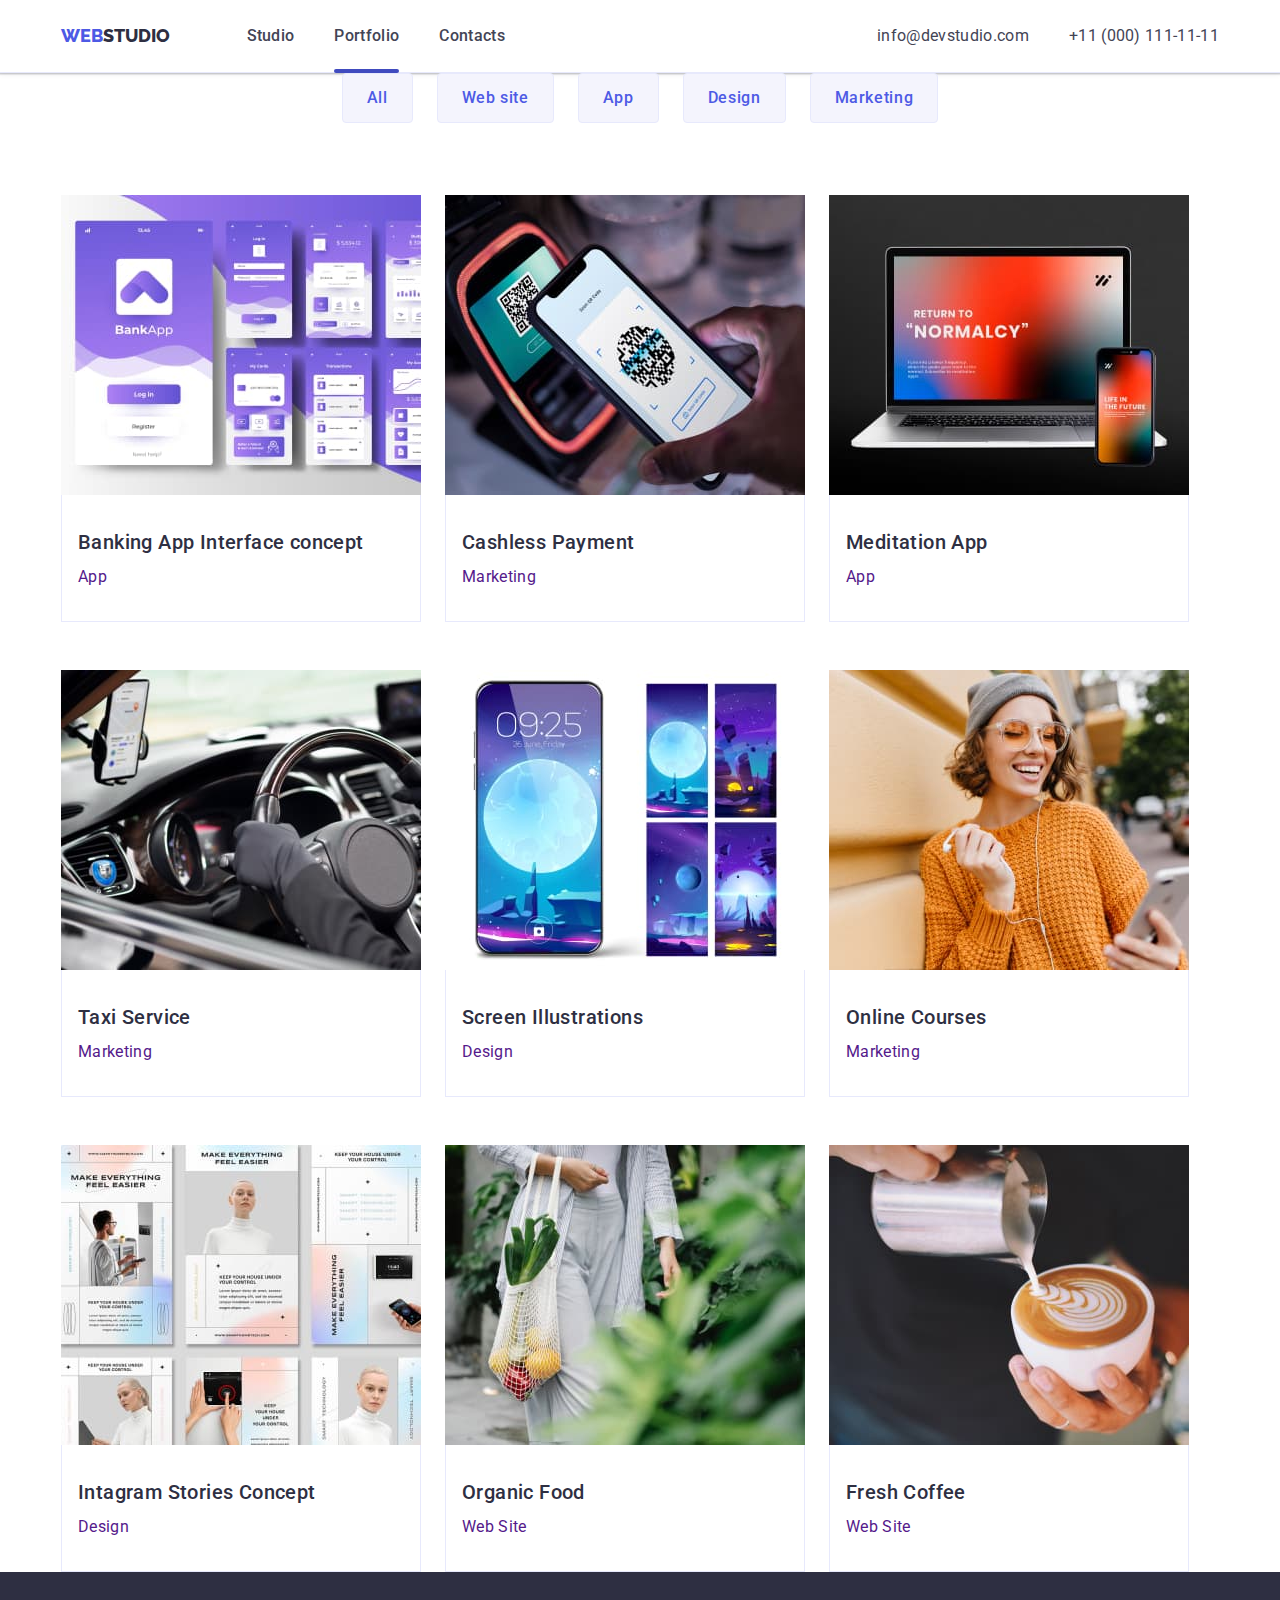
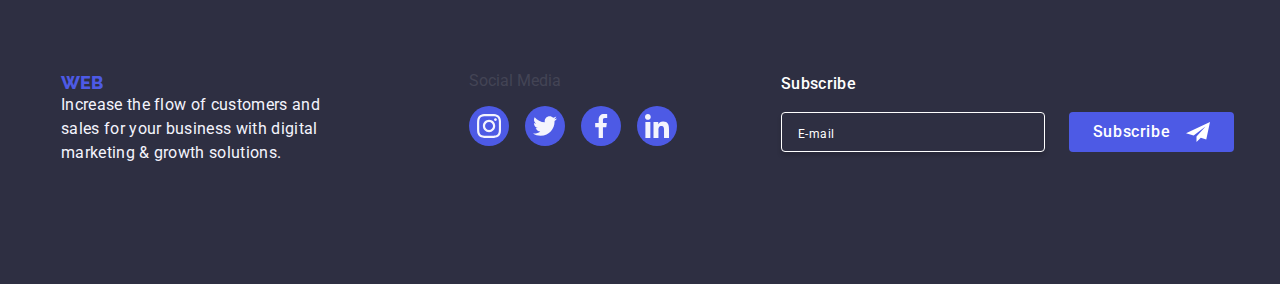
<file: portfolio.html>
<!DOCTYPE html>
<html lang="en">
  <head>
    <meta charset="UTF-8" />
    <meta name="viewport" content="width=device-width, initial-scale=1.0" />
    <title>Portfolio</title>
    <link
      rel="stylesheet"
      href="https://cdnjs.cloudflare.com/ajax/libs/modern-normalize/1.0.0/modern-normalize.min.css"
    />
    <link rel="preconnect" href="https://fonts.googleapis.com" />
    <link rel="preconnect" href="https://fonts.gstatic.com" crossorigin />
    <link
      href="https://fonts.googleapis.com/css2?family=Noto+Serif&family=Raleway:wght@800&family=Roboto:wght@400;500;700;900&display=swap"
      rel="stylesheet"
    />
    <link href="css/styles.css" rel="stylesheet" />
  </head>
  <body>
    <header class="header-line">
      <div class="container top-line">
        <nav class="navigation">
          <a href="./index.html" class="logo no-link"
            ><span class="web-logo">Web</span><span>Studio</span></a
          >
          <ul class="list">
            <li><a href="./index.html" class="menu-nav no-link">Studio</a></li>
            <li>
              <a href="./portfolio.html" class="menu-nav no-link current-link"
                >Portfolio</a
              >
            </li>
            <li><a href="#" class="menu-nav no-link">Contacts</a></li>
          </ul>
        </nav>
        <address>
          <ul class="list">
            <li>
              <a class="contact-links no-link" href="mailto:info@devstudio.com">
                info@devstudio.com</a
              >
            </li>
            <li>
              <a class="contact-links no-link" href="tel:+11(000)111-11-11"
                >+11 (000) 111-11-11</a
              >
            </li>
          </ul>
        </address>
      </div>
    </header>
    <main>
      <section>
        <div class="container">
          <ul class="filters">
            <li><button type="button" class="menu-buttons">All</button></li>
            <li>
              <button type="button" class="menu-buttons">Web site</button>
            </li>
            <li><button type="button" class="menu-buttons">App</button></li>
            <li><button type="button" class="menu-buttons">Design</button></li>
            <li>
              <button type="button" class="menu-buttons">Marketing</button>
            </li>
          </ul>

          <ul class="list-project">
            <li>
              <a href="" class="project-card">
                <div class="project-image">
                  <img
                    src="images/portfolio/banking-app.jpg"
                    alt="Interface concept of banking app with light purlple and white colours"
                    width="360"
                    height="300"
                  />
                  <div class="overlay-project">
                    <p>
                      14 Stylish and User-Friendly App Design Concepts · Task
                      Manager App · Calorie Tracker App · Exotic Fruit Ecommerce
                      App · Cloud Storage App
                    </p>
                  </div>
                </div>
                <div class="project-description">
                  <h3 class="projects-name">Banking App Interface concept</h3>
                  <p class="projects-type">App</p>
                </div>
              </a>
            </li>
            <li>
              <a href="" class="project-card">
                <div class="project-image">
                  <img
                    src="images/portfolio/cashless-payment.jpg"
                    alt="Phone with the option of paying by phone"
                    width="360"
                    height="300"
                  />
                  <div class="overlay-project">
                    <p>
                      14 Stylish and User-Friendly App Design Concepts · Task
                      Manager App · Calorie Tracker App · Exotic Fruit Ecommerce
                      App · Cloud Storage App
                    </p>
                  </div>
                </div>
                <div class="project-description">
                  <h3 class="projects-name">Cashless Payment</h3>
                  <p class="projects-type">Marketing</p>
                </div>
              </a>
            </li>
            <li>
              <a href="" class="project-card">
                <div class="project-image">
                  <img
                    src="images/portfolio/medication-app.jpg"
                    alt="A laptop with a new meditation app"
                    width="360"
                    height="300"
                  />
                  <div class="overlay-project">
                    <p>
                      14 Stylish and User-Friendly App Design Concepts · Task
                      Manager App · Calorie Tracker App · Exotic Fruit Ecommerce
                      App · Cloud Storage App
                    </p>
                  </div>
                </div>
                <div class="project-description">
                  <h3 class="projects-name">Meditation App</h3>
                  <p class="projects-type">App</p>
                </div>
              </a>
            </li>
            <li>
              <a href="" class="project-card">
                <div class="project-image">
                  <img
                    src="images/portfolio/taxi-service.jpg"
                    alt="Photo of the car with gps app open"
                    width="360"
                    height="300"
                  />
                  <div class="overlay-project">
                    <p>
                      14 Stylish and User-Friendly App Design Concepts · Task
                      Manager App · Calorie Tracker App · Exotic Fruit Ecommerce
                      App · Cloud Storage App
                    </p>
                  </div>
                </div>
                <div class="project-description">
                  <h3 class="projects-name">Taxi Service</h3>
                  <p class="projects-type">Marketing</p>
                </div>
              </a>
            </li>
            <li>
              <a href="" class="project-card">
                <div class="project-image">
                  <img
                    src="images/portfolio/screen.jpg"
                    alt="Phone with four difrent screen shots"
                    width="360"
                    height="300"
                  />
                  <div class="overlay-project">
                    <p>
                      14 Stylish and User-Friendly App Design Concepts · Task
                      Manager App · Calorie Tracker App · Exotic Fruit Ecommerce
                      App · Cloud Storage App
                    </p>
                  </div>
                </div>
                <div class="project-description">
                  <h3 class="projects-name">Screen Illustrations</h3>
                  <p class="projects-type">Design</p>
                </div>
              </a>
            </li>
            <li>
              <a href="" class="project-card">
                <div class="project-image">
                  <img
                    src="images/portfolio/courses.jpg"
                    alt="Young woman with orange sweater and phone"
                    width="360"
                    height="300"
                  />
                  <div class="overlay-project">
                    <p>
                      14 Stylish and User-Friendly App Design Concepts · Task
                      Manager App · Calorie Tracker App · Exotic Fruit Ecommerce
                      App · Cloud Storage App
                    </p>
                  </div>
                </div>
                <div class="project-description">
                  <h3 class="projects-name">Online Courses</h3>
                  <p class="projects-type">Marketing</p>
                </div>
              </a>
            </li>
            <li>
              <a href="" class="project-card">
                <div class="project-image">
                  <img
                    src="images/portfolio/instagram-stories.jpg"
                    alt="Instagram stories concept, project of this page"
                    width="360"
                    height="300"
                  />
                  <div class="overlay-project">
                    <p>
                      14 Stylish and User-Friendly App Design Concepts · Task
                      Manager App · Calorie Tracker App · Exotic Fruit Ecommerce
                      App · Cloud Storage App
                    </p>
                  </div>
                </div>
                <div class="project-description">
                  <h3 class="projects-name">Intagram Stories Concept</h3>
                  <p class="projects-type">Design</p>
                </div>
              </a>
            </li>
            <li>
              <a href="" class="project-card">
                <div class="project-image">
                  <img
                    src="images/portfolio/organic-food.jpg"
                    alt="Woman with a bag full of organic food"
                    width="360"
                    height="300"
                  />
                  <div class="overlay-project">
                    <p>
                      14 Stylish and User-Friendly App Design Concepts · Task
                      Manager App · Calorie Tracker App · Exotic Fruit Ecommerce
                      App · Cloud Storage App
                    </p>
                  </div>
                </div>
                <div class="project-description">
                  <h3 class="projects-name">Organic Food</h3>
                  <p class="projects-type">Web Site</p>
                </div>
              </a>
            </li>
            <li>
              <a href="" class="project-card">
                <div class="project-image">
                  <img
                    src="images/portfolio/fresh-coffee.jpg"
                    alt="A fresh cappuccino with rosette pattern"
                    width="360"
                    height="300"
                  />
                  <div class="overlay-project">
                    <p>
                      14 Stylish and User-Friendly App Design Concepts · Task
                      Manager App · Calorie Tracker App · Exotic Fruit Ecommerce
                      App · Cloud Storage App
                    </p>
                  </div>
                </div>
                <div class="project-description">
                  <h3 class="projects-name">Fresh Coffee</h3>
                  <p class="projects-type">Web Site</p>
                </div>
              </a>
            </li>
          </ul>
        </div>
        </div>
      </section>
    </main>
    <footer class="footer-background">
      <div class="container footer-wrapper">
        <div>
          <a href="./index.html" class="logo no-link"
            ><span class="web-logo">Web</span
            ><span class="logo-footer">Studio</span></a
          >
          <p class="footer-text">
            Increase the flow of customers and sales for your business with
            digital marketing & growth solutions.
          </p>
        </div>
        <div class="footer-social">
          <span class="footer-social-title">Social Media</span>
          <ul class="social-icons-footer">
            <li>
              <a href="" class="footer-social-icon">
                <svg width="24px" height="24px">
                  <use href="./images/icons.svg#icon-instagram-2"></use>
                </svg>
              </a>
            </li>
            <li>
              <a href="" class="footer-social-icon">
                <svg width="24px" height="24px">
                  <use href="./images/icons.svg#icon-twitter-1"></use>
                </svg>
              </a>
            </li>
            <li>
              <a href="" class="footer-social-icon">
                <svg width="24px" height="24px">
                  <use href="./images/icons.svg#icon-facebook-1"></use>
                </svg>
              </a>
            </li>
            <li>
              <a href="" class="footer-social-icon">
                <svg width="24px" height="24px">
                  <use href="./images/icons.svg#icon-linkedin-1"></use>
                </svg>
              </a>
            </li>
          </ul>
        </div>
        <div class="subscribe-wrapper">
          <span class="footer-title">Subscribe</span>
          <form name="subscribe">
            <div class="subscribe-back-wrapper">
              <label for="email">
                <input
                  id="email"
                  type="email"
                  placeholder="E-mail"
                  class="subscribe-email"
                  required
                />
              </label>
              <button class="subscribe-button" type="submit">
                Subscribe
                <div class="send-icon">
                  <svg width="24px" height="24px">
                    <use href="./images/icons.svg#icon-icon-send"></use>
                  </svg>
                </div>
              </button>
            </div>
          </form>
        </div>
      </div>
    </footer>
  </body>
</html>
</file>
<file: css/styles.css>
* {
  padding: 0;
  margin: 0;
  box-sizing: border-box;
}

:root {
  --dark: #2e2f42;
  --text: #434455;
  --primary-brand: #4d5ae5;
  --light: #f4f4fd;
  --white: #fff;
  --link-active: #404bbf;
  --accent: #e7e9fc;
  --button-shadow: rgba(0, 0, 0, 0.15);
  --active-icon: #31d0aa;
  --light-slate: #8e8f99;
  --portfolio-shadow: 0px 2px 1px 0px rgba(46, 47, 66, 0.09),
    0px 1px 1px 0px rgba(46, 47, 66, 0.16),
    0px 1px 1px 0px rgba(46, 47, 66, 0.08);
  --animation: 250ms cubic-bezier(0.4, 0, 0.2, 1);
  --dairy: #fcfcfc;
  --navyblue-modal: rgba(46, 47, 66, 0.4);
}

body {
  font-family: "Roboto", sans-serif;
  color: var(--text);
  background-color: var(--white);
  font-size: 16px;
  font-weight: 400;
}

h1,
h2,
h3,
h4,
h5,
h6,
p {
  margin: 0px;
}

img {
  display: block;
  max-width: 100%;
  height: auto;
}

button {
  cursor: pointer;
  border: none;
  border-radius: 4px;
}

ul,
ol {
  list-style: none;
  margin: 0;
  padding-left: 0px;
}

a {
  text-decoration: none;
}

.container {
  max-width: 468px;
  padding-left: 15px;
  padding-right: 15px;
  margin: 0 auto;
}

@media screen and (min-width: 768px) {
  .container {
    max-width: 768px;
  }
}

@media screen and (min-width: 1200px) {
  .container {
    max-width: 1158px;
    padding: 0px;
    margin: 0 auto;
  }
}

.section {
  padding-top: 96px;
  padding-bottom: 96px;
}

@media screen and (min-width: 1200px) {
  .section {
    padding-top: 120px;
    padding-bottom: 120px;
  }
}

.visually-hidden {
  position: absolute;
  width: 1px;
  height: 1px;
  margin: 1px;
  border: 0px;
  padding: 0px;

  white-space: nowrap;
  clip-path: inset(100%);
  clip: rect(0 0 0 0);
  overflow: hidden;
}

.logo {
  font-family: Raleway;
  font-size: 18px;
  font-weight: 800;
  color: var(--dark);
  line-height: 1.16;
  letter-spacing: 0.054px;
  text-transform: uppercase;
  padding-right: 76px;
  padding-top: 25.5px;
  padding-bottom: 25.5px;
  text-decoration: none;
}

.web-logo {
  color: var(--primary-brand);
}

.menu-toggle {
  display: flex;
  margin-right: 8px;
  background: none;
}

@media screem and (min-width: 768px) {
  .menu-toggle {
    display: none;
  }
}

.icon-hamburger {
  max-width: 32px;
  max-height: 32px;
  display: flex;
  align-items: center;
  justify-content: center;
  stroke: var(--dark);
  stroke-width: 2px;
}

.list {
  list-style-type: none;
  display: flex;
  gap: 40px;
  padding: 24px 0;
  margin: 0;
}

@media screen and (max-width: 767px) {
  .list {
    display: none;
  }
}

.menu-nav {
  font-size: 16px;
  font-style: normal;
  font-weight: 500;
  line-height: 1.5;
  color: var(--text);
  letter-spacing: 0.32px;
}

.menu-nav:hover,
.menu-nav:focus {
  color: var(--link-active);
}

.link:hover,
.link:focus {
  color: var(--link-active);
}
.current-link {
  position: relative;
}

.current-link::after {
  height: 4px;
  display: block;
  width: 100%;
  border-radius: 2px;
  background-color: var(--link-active);
  position: absolute;
  bottom: -27.5px;
  content: "";
}

.contacts {
  display: flex;
  gap: 40px;
}

@media screen and (max-width: 767px) {
  .contacts {
    display: none;
  }
}
.contact-links {
  font-size: 16px;
  font-style: normal;
  color: var(--text);
  letter-spacing: 0.32px;
  line-height: 1.5;
  transition: color var(--animation);
}

@media screen and (min-width: 768px) and (max-width: 1199px) {
  .contacts {
    flex-direction: column;
    gap: 12px;
  }
  .contact-links {
    font-style: normal;
    color: var(--text);
    font-size: 12px;
    line-height: 1.16;
    letter-spacing: 0.48px;
  }
}

.menu-toggle {
  min-height: 24px;
  min-width: 24px;
  display: flex;
  align-items: center;
  justify-content: center;

  margin: 0;
  padding: 0;
  background-color: transparent;
  cursor: pointer;
  border: none;
  border-radius: 50%;
  outline: none;
}

@media screen and (min-width: 768px) {
  .menu-toggle {
    display: none;
  }
}

.menu-toggle:hover,
.menu-toggle:focus {
  background-color: rgba(0, 0, 0, 0.1);
}

.menu-container {
  position: fixed;
  top: 0;
  left: 0;
  width: 100vw;
  height: 100vh;
  padding-left: 40px;
  background-color: var(--white);
  z-index: 999;
  visibility: hidden;
  transform: translateX(100%);
  transition: transform 250ms var(--animation);
}

.menu-container.is-open {
  transform: translateX(0);
  visibility: visible;
}

.menu-container menu.toggle {
  position: absolute;
  top: 24px;
  right: 24px;
  color: var(--white);
  background-color: var(--accent);

  fill: var(--dark);
  border: 1px solid rgba(0, 0, 0, 0.1);
}

.mobile-menu-wrapper {
  display: flex;
  height: 100%;
  flex-direction: column;
  justify-content: space-between;
}

.mobile-menu {
  padding: 0;
  margin-top: 80px;
  list-style: none;
}

.mobile-menu .link {
  display: block;
  text-decoration: none;
  font-size: 36px;
  font-weight: 700;
  line-height: 1.111;
  letter-spacing: 0.72px;
  color: var(--dark);
  margin-bottom: 40px;
}

.mobile-menu .mobile-active {
  color: var(--link-active);
}

.mobile-tel {
  display: block;
  font-size: 36px;
  font-weight: 700;
  line-height: 1.111;
  letter-spacing: 0.72px;
  color: var(--primary-brand);
  margin-bottom: 40px;
}

.mobile-mail {
  font-size: 20px;
  font-weight: 500;
  line-height: 1.2;
  letter-spacing: 0.4px;
  color: var(--text);
}

.mobile-social-icons {
  display: flex;
  max-width: 328px;
  margin-top: 48px;
  margin-bottom: 40px;
  justify-content: space-between;
}

.social-icon-mobile {
  display: flex;
  width: 40px;
  height: 40px;
  border-radius: 50%;
  align-items: center;
  justify-content: center;
  background-color: var(--primary-brand);
  transition: background-color var(--animation);
}

.hero {
  background: linear-gradient(rgba(46, 47, 66, 0.7), rgba(46, 47, 66, 0.7)),
    url(../images/people-office.jpg);
  background-repeat: no-repeat;
  background-position: center;
  background-size: cover;
  max-width: 1440px;
  height: 432px;
  padding-top: 112px;
  margin-left: auto;
  margin-right: auto;
  padding-bottom: 112px;
  text-align: center;
}

@media screen and (min-device-pixel-ratio: 2),
  (-webkit-min-device-pixel-ratio: 2),
  (min-resolution: 192dpi),
  (min-resolution: 2dppx) {
  .hero {
    background: linear-gradient(rgba(46, 47, 66, 0/7), rgba(46, 47, 66, 0.7)),
      url(../images/people-office2x.jpg);
    background-size: cover;
  }
}

@media screen and (min-width: 768px) {
  .hero {
    padding-bottom: 112px;
    padding-top: 112px;
    max-width: 1200px;
    height: 436px;
  }
}

@media screen and (min-width: 1200px) {
  .hero {
    padding-bottom: 188px;
    padding-top: 188px;
    width: 100%;
    height: 600px;
    background-size: cover;
  }
}

.hero-header {
  font-size: 36px;
  font-weight: 700;
  line-height: 1.11;
  letter-spacing: 0.72px;
  margin: auto;
  margin-bottom: 72px;
  max-width: 320px;
  text-align: center;
  color: var(--white);
}

@media screen and (min-width: 768px) {
  .hero-header {
    font-size: 56px;
    letter-spacing: 1.12px;
    max-width: 496px;
    line-height: 1.07;
    margin-bottom: 36px;
  }
}

@media screen and (min-width: 1200px) {
  .hero-header {
    font-size: 56px;
    letter-spacing: 1.12px;
    max-width: 496px;
    line-height: 1.07;
    margin-bottom: 48px;
  }
}

.hero-button {
  color: var(--white);
  background: var(--primary-brand);
  padding: 16px 32px;
  font-size: 16px;
  font-weight: 500;
  line-height: 1.5;
  letter-spacing: 0.64px;
  cursor: pointer;
  font-style: "inherit";
  border-radius: 4px;
  box-shadow: 0px 4px 4px 0px var(--button-shadow);
  border: none;
  display: block;
  margin: 0 auto;
  margin-top: 48px;
  transition: background-color var(--animation);
}

.hero-button:hover,
.hero-button:focus {
  background-color: var(--link-active);
}

.feature {
  font-size: 36px;
  font-weight: 700;
  line-height: 1.11;
  letter-spacing: 0.72px;
  margin-bottom: 8px;
  margin-top: 8px;
  text-align: center;
  color: var(--dark);
}

.feature-list {
  display: flex;
  flex-wrap: wrap;
  gap: 72px;
  list-style-type: none;
  margin: 0px;
  padding: 0px;
}

@media screen and (min-width: 768px) and (max-width: 1200px) {
  .feature-list li {
    max-width: 356px;
  }
  .feature-list {
    row-gap: 72px;
    column-gap: 24px;
  }
  .feature {
    text-align: left;
  }
}

@media screen and (min-width: 1200px) {
  .feature {
    font-size: 20px;
    font-weight: 500;
    line-height: 1.2;
    letter-spacing: 0.4px;
  }
  .feature-list {
    gap: 24px;
  }
  .feature-list li {
    max-width: 264px;
  }
  .feature {
    text-align: left;
  }
}

.feature-description {
  line-height: 1.5;
  letter-spacing: 0.32px;
  font-weight: 500;
  margin: 0px;
}

@media screen and (min-width: 1200px) {
  .feature-description {
    font-weight: 400;
  }
}

.work {
  padding-top: 0px;
}

@media screen and (max-width: 1199px) {
  .work {
    display: none;
  }
}

@media screen and (min-width: 1200px) {
  .work {
    padding-top: 120px;
  }
}
.section-header {
  color: var(--dark);
  text-align: center;
  font-size: 36px;
  font-weight: 700;
  line-height: 1.11;
  letter-spacing: 0.72px;
  text-transform: capitalize;
  margin-bottom: 72px;
}

.spec-list {
  display: flex;
  gap: 24px;
  justify-content: center;
  list-style-type: none;
  padding: 0;
  margin: 0;
}

.list-our-team {
  display: flex;
  flex-wrap: wrap;
  column-gap: 24px;
  row-gap: 72px;
  justify-content: center;
  list-style-type: none;
  margin: 0;
  padding: 0;
}

@media screen and (min-width: 768px) {
  .list-our-team {
    row-gap: 64px;
  }
}

.team-box {
  background: var(--light);
}

.employee-name {
  font-size: 20px;
  font-weight: 500;
  line-height: 1.2;
  letter-spacing: 0.4px;
  padding: 0px;
  margin-bottom: 8px;
  text-align: center;
  color: var(--dark);
}

.job-position {
  text-align: center;
  line-height: 1.5;
  letter-spacing: 0.32px;
  margin: 0;
}

.worker-card {
  padding: 32px 0px;
}

.footer-background {
  background: var(--dark);
  padding: 100px 0px;
}

@media screen and (min-width: 1200px) {
  .footer-background {
    max-height: 312px;
  }
}

.footer-logo {
  text-align: center;
  color: var(--dark);
  text-decoration: none;
  font-family: "Raleway";
  font-size: 18px;
  font-weight: 800;
  line-height: 1.16;
  letter-spacing: 0.54px;
  text-transform: uppercase;
  margin-bottom: 16px;
  display: block;
}

@media screen and (min-width: 768px) {
  .footer-logo {
    text-align: left;
  }
}

.logo-white {
  color: var(--light);
}

.footer-text {
  font-style: normal;
  line-height: 1.5;
  letter-spacing: 0.32px;
  width: 264px;
  margin-top: 17.5;
  color: var(--light);
}
@media screen and (max-width: 767px) {
  .footer-text {
    margin: 0 auto;
    text-align: center;
    margin-bottom: 72px;
  }
}

.section-projects {
  padding-top: 96px;
  padding-bottom: 120px;
}
.filters {
  display: flex;
  flex-wrap: wrap;
  justify-content: center;
  gap: 24px;
  list-style-type: none;
  margin-bottom: 72px;
}

.menu-buttons {
  text-align: center;
  font-weight: 500;
  line-height: 1.5;
  letter-spacing: 0.64px;
  font-style: "inherit";
  cursor: pointer;
  padding: 12px 24px;
  border-radius: 4px;
  background: var(--light);
  color: var(--primary-brand);
  border: 1px solid var(--accent);
  transition: background-color var(--animation), color var(--animation),
    box-shadow var(--animation), border var(--animation);
}

.menu-buttons:hover,
.menu-buttons:focus {
  background-color: var(--link-active);
  color: var(--light);
  box-shadow: 0px 2px 2px 0px rgba(0, 0, 0, 0.12),
    0px 2px 1px 0px rgba(0, 0, 0, 0.08), 0px 3px 1px 0px rgba(0, 0, 0, 0.1);
  border: 1px solid var(--link-active);
}

.list-project {
  list-style-type: none;
  display: flex;
  flex-wrap: wrap;
  row-gap: 48px;
  column-gap: 24px;
  margin: 0;
  padding: 0;
}

.list-project > li {
  flex-basis: calc((100%-48px) / 3);
}
.project-card {
  display: block;
  transition: box-shadow var(--animation);
}

.project-card:focus,
.project-card:hover {
  box-shadow: var(--portfolio-shadow);
}

.project-card:focus .overlay-project,
.project-card:hover .overlay-project {
  transform: translateY(0);
}

.project-image {
  position: relative;
  overflow: hidden;
}

.overlay-project {
  position: absolute;
  top: 0;
  left: 0;
  width: 100%;
  height: 100%;
  padding-top: 40px;
  padding-left: 32px;
  padding-right: 32px;
  background-color: var(--primary-brand);
  color: var(--light);
  line-height: 1.5;
  letter-spacing: 0.32px;
  transform: translateY(100%);
  transition: transform var(--animation);
}

.projects-name {
  font-size: 20px;
  font-weight: 500;
  line-height: 1.5;
  letter-spacing: 0.4px;
  margin-top: 0;
  margin-bottom: 8px;
  color: var(--dark);
}

.projects-type {
  line-height: 1.5;
  letter-spacing: 0.32px;
  margin: 0;
  font-size: 16px;
}

.top-line {
  display: flex;
  align-items: center;
  justify-content: space-between;
}

.navigation {
  display: flex;
  align-items: center;
}

.header-line {
  border-bottom: 1px solid var(--accent);
  box-shadow: 0px 1px 6px 0px rgba(46, 47, 66, 0.08),
    0px 1px 1px 0px rgba(46, 47, 66, 0.16),
    0px 2px 1px 0px rgba(46, 47, 66, 0.08);
}

.list-our-team > li {
  background-color: var(--white);
  box-shadow: 0px 2px 1px 0px rgba(46, 47, 66, 0.08),
    0px 1px 1px 0px rgba(46, 47, 66, 0.16), 0px 1px 6px 0px rgba(0, 0, 0, 0.08);
  border-radius: 0px 0px 4px 4px;
}

.project-description {
  background-color: var(--white);
  border-color: var(--accent);
  border-style: solid;
  border-right-width: 1px;
  border-bottom-width: 1px;
  border-left-width: 1px;
  border-top-width: 0;
  padding: 32px 16px;
}

.feature-icon {
  background-color: var(--light);
  width: 100%;
  border-radius: 4px;
  height: 120px;
  display: flex;
  align-items: center;
  justify-content: center;
}

@media screen and (max-width: 1199px) {
  .feature-icon {
    display: none;
  }
}

.social-icon-team {
  display: flex;
  gap: 24px;
  margin-top: 8px;
  justify-content: center;
  list-style-type: none;
  align-items: center;
}

.customers {
  display: flex;
  flex-wrap: wrap;
  row-gap: 72px;
  column-gap: 16px;
  justify-content: center;
  list-style-type: none;
}

@media screen and (min-width: 768px) {
  .customers {
    column-gap: 24px;
  }
}

.customers-icons {
  display: flex;
  justify-content: center;
  align-items: center;
  width: 168px;
  height: 88px;
  border: 1px solid var(--light-slate);
  border-radius: 4px;
  fill: var(--light-slate);
  transition: border-color var(--animation), fill var(--animation);
}

.customers-icons:hover,
.customers-icons:focus {
  border-color: var(--link-active);
  fill: var(--link-active);
}

.footer-wrapper {
  margin-bottom: 72px;
  column-gap: 24px;
  row-gap: 72px;
}

@media screen and (max-width: 767px) {
  .footer-wrapper {
    justify-content: center;
    flex-wrap: wrap;
  }
}

@media screen and (min-width: 768px) and (max-width: 1199px) {
  .footer-wrapper {
    display: flex;
    flex-wrap: wrap;
    max-width: 550px;
  }
}
@media screen and (min-width: 1200px) {
  .footer-wrapper {
    display: flex;
  }
}
.footer-title {
  font-weight: 500;
  color: var(--white);
  display: block;
  line-height: 24px;
  letter-spacing: 0.32px;
  font-size: 16px;
}

@media screen and (max-width: 767px) {
  .footer-title {
    text-align: center;
    margin-bottom: 16px;
  }
}

.social-icons-footer {
  display: flex;
  gap: 16px;
  margin-top: 16px;
}

@media screen and (max-width: 767px) {
  .social-icons-footer {
    justify-content: center;
  }
}

@media screen and (max-width: 767px) {
  .footer-social {
    margin-bottom: 72px;
  }
}

@media screen and (min-width: 1200px) {
  .footer-social {
    margin-left: 120px;
  }
}

.social-icon {
  display: flex;
  width: 40px;
  height: 40px;
  border-radius: 50%;
  align-items: center;
  justify-content: center;
  background-color: var(--primary-brand);
  transition: background-color var(--animation);
}

.social-icon:hover,
.social-icon:focus {
  background-color: var(--link-active);
}

.footer-social-icon {
  display: flex;
  width: 40px;
  height: 40px;
  border-radius: 50%;
  align-items: center;
  justify-content: center;
  background-color: var(--primary-brand);
  transition: background-color var(--animation);
}

.footer-social-icon:hover,
.footer-social-icon:focus {
  background-color: var(--active-icon);
}

.modal {
  position: fixed;
  left: 0;
  right: 0;
  top: 0;
  bottom: 0;
  display: flex;
  justify-content: center;
  background-color: hsla(237, 18%, 22%, 0.4);
  opacity: 100%;
  transition: opacity var(--animation);
}

.is-hidden {
  pointer-events: none;
  visibility: hidden;
  opacity: 0;
}

.modal-body {
  position: relative;
  margin-top: 80px;
  width: 392px;
  height: 584px;
  border-radius: 4px;
  background-color: var(--dairy);
  box-shadow: 0px 2px 1px 0px rgba(0, 0, 0, 0.2),
    0px 1px 3px 0px rgba(0, 0, 0, 0.12), 0px 1px 1px 0px rgba(0, 0, 0, 0.14);
  scale: 1px;
  transition: scale var(--animation);
  padding-right: 24px;
  padding-left: 24px;
}

@media screen and (min-width: 768px) {
  .modal-body {
    width: 408px;
  }
}

.modal-button-close {
  position: absolute;
  top: 24px;
  right: 24px;
  display: flex;
  justify-content: center;
  align-items: center;
  background-color: var(--accent);
  border-radius: 50%;
  width: 24px;
  height: 24px;
  fill: var(--dark);
  border: 1px solid rgba(0, 0, 0, 0.1);
  transition: background-color var(--animation), border var(--animation),
    fill var(--animation);
}

.modal-button-close:hover,
.modal-button-close:focus {
  background-color: var(--link-active);
  fill: var(--white);
  border: 1px solid var(--link-active);
}

.is-hidden .modal-body {
  scale: 0;
}

.modal:not(.is.hidden) .modal-body {
  scale: 1;
}

.modal-body > h3 {
  text-align: center;
  margin-top: 72px;
  margin-bottom: 16px;
  color: var(--dark);
  font-size: 16px;
  font-weight: 500;
  line-height: 1.5;
  letter-spacing: 0.32px;
}

.modal-inputs-wrapper {
  display: flex;
  flex-direction: column;
  align-items: left;
}

.input-label {
  color: var(--light-slate);
  font-size: 12px;
  line-height: 1.16;
  letter-spacing: 0.48px;
  margin-left: 8px;
}

.input-wrapper input {
  border-radius: 4px;
  border: 1px solid var(--navyblue-modal);
  background-color: transparent;
  padding-block: 8px;
  padding-inline-start: 38px;
  width: 100%;
  height: 40px;
  transition: border-color var(--animation);
}

.input-wrapper ::placeholder {
  color: var(--navyblue-modal);
}

.accept-wrapper {
  margin-top: 8px;
}

.accept-wrapper label {
  display: flex;
  align-items: center;
}

.input-wrapper {
  position: relative;
  width: 100%;
  margin-bottom: 4px;
  margin-top: 4px;
}

.input-wrapper textarea {
  border-radius: 4px;
  border: 1px solid var(--navyblue-modal);
  background-color: transparent;
  resize: none;
  height: 120px;
  padding-block: 8px;
  padding-inline-start: 16px;
  font-size: 12px;
  line-height: 1.16;
  letter-spacing: 0.48px;
  width: 100%;
  transition: border-color var(--animation);
}

.modal-icon {
  position: absolute;
  top: 50%;
  left: 16px;
  translate: 0 -50% 0;
  fill: var(--dark);
  height: 24px;
  transition: fill var(--animation);
}

input[type="checkbox"] {
  opacity: 0;
  position: relative;
}

.checkbox-icon {
  position: absolute;
  display: flex;
  align-items: center;
  justify-content: center;
  width: 16px;
  height: 16px;
  fill: none;
  border-radius: 4px;
  border: 1px solid var(--navyblue-modal);
  margin-right: 8px;
  transition: var(--animation);
}

.checkbox:checked ~ .checkbox-icon {
  fill: var(--white);
  background-color: var(--link-active);
}

.send-wrapper {
  display: flex;
  justify-content: center;
  margin-top: 24px;
  margin-bottom: 24px;
}

.send-button {
  text-align: center;
  width: 169px;
  height: 56px;
  background: var(--primary-brand);
  color: var(--white);
  font-size: 16px;
  font-weight: 500;
  line-height: 1.5;
  letter-spacing: 0.64px;
  font-style: "inherit";
  border-radius: 4px;
  box-shadow: 0px 4px 4px 0px var(--button-shadow);
  border: none;
  transition: background-color var(--animation);
}

.send-button:hover,
.send-button:focus {
  background-color: var(--link-active);
}

.input-wrapper:focus-within .modal-icon {
  fill: var(--link-active);
}

.input-wrapper input:focus {
  outline: none;
  border: 1px solid var(--link-active);
}

.input-wrapper textarea:focus {
  outline: none;
  border: 1px solid var(--link-active);
}

.accept-wrapper a {
  text-decoration: underline;
  transition: color var(--animation);
}

.subscribe-wrapper {
  max-width: 100%;
}

@media screen and(min-width:768px) {
  .subscribe-wrapper {
    display: flex;
    gap: 24px;
    width: auto;
  }
}

@media screen and (min-width: 768px) {
  .subscribe-back-wrapper {
    display: flex;
    align-items: center;
  }
}

@media screen and (min-width: 1200px) {
  .subscribe-wrapper {
    margin-left: 80px;
  }
}

.subscribe-email {
  width: 100%;
  height: 40px;
  background-color: inherit;
  border-radius: 4px;
  border: 1px solid var(--white);
  box-shadow: 0px 4px 4px 0px rgba(0, 0, 0, 0.15);
  padding-top: 8px;
  padding-bottom: 8px;
  padding-left: 16px;
  color: var(--white);
}

@media screen and (min-width: 768px) {
  .subscribe-email {
    width: 264px;
    margin-top: 16px;
    margin-right: 24px;
  }
}

.subscribe-email::placeholder {
  color: var(--white);
  font-size: 12px;
  line-height: 2;
  letter-spacing: 0.48px;
}

.subscribe-back-wrapper input:focus {
  outline: none;
}

.subscribe-button {
  display: flex;
  align-items: center;
  justify-content: center;
  gap: 16px;
  width: 165px;
  height: 40px;
  background: var(--primary-brand);
  color: var(--white);
  font-size: 16px;
  font-weight: 500;
  line-height: 1.5;
  letter-spacing: 0.64px;
  font-style: "inherit";
  border-radius: 4px;
  border: none;
  margin-top: 16px;
  transition: background-color var(--animation);
}

@media screen and (max-width: 767px) {
  .subscribe-button {
    margin-right: auto;
    margin-left: auto;
  }
}
.subscribe-button:hover,
.subscribe-button:focus {
  background-color: var(--link-active);
}

.send-icon {
  display: flex;
  width: 24px;
  align-items: center;
  justify-content: center;
}

.js-close-menu {
  position: absolute;
  top: 24px;
  right: 24px;
  display: flex;
  justify-content: center;
  align-items: center;
  background-color: var(--accent);
  border-radius: 50%;
  width: 24px;
  height: 24px;
  fill: var(--dark);
  border: 1px solid rgba(0, 0, 0, 0.1);
  transition: background-color var(--animation), border var(--animation),
    fill var(--animation);
}
</file>
